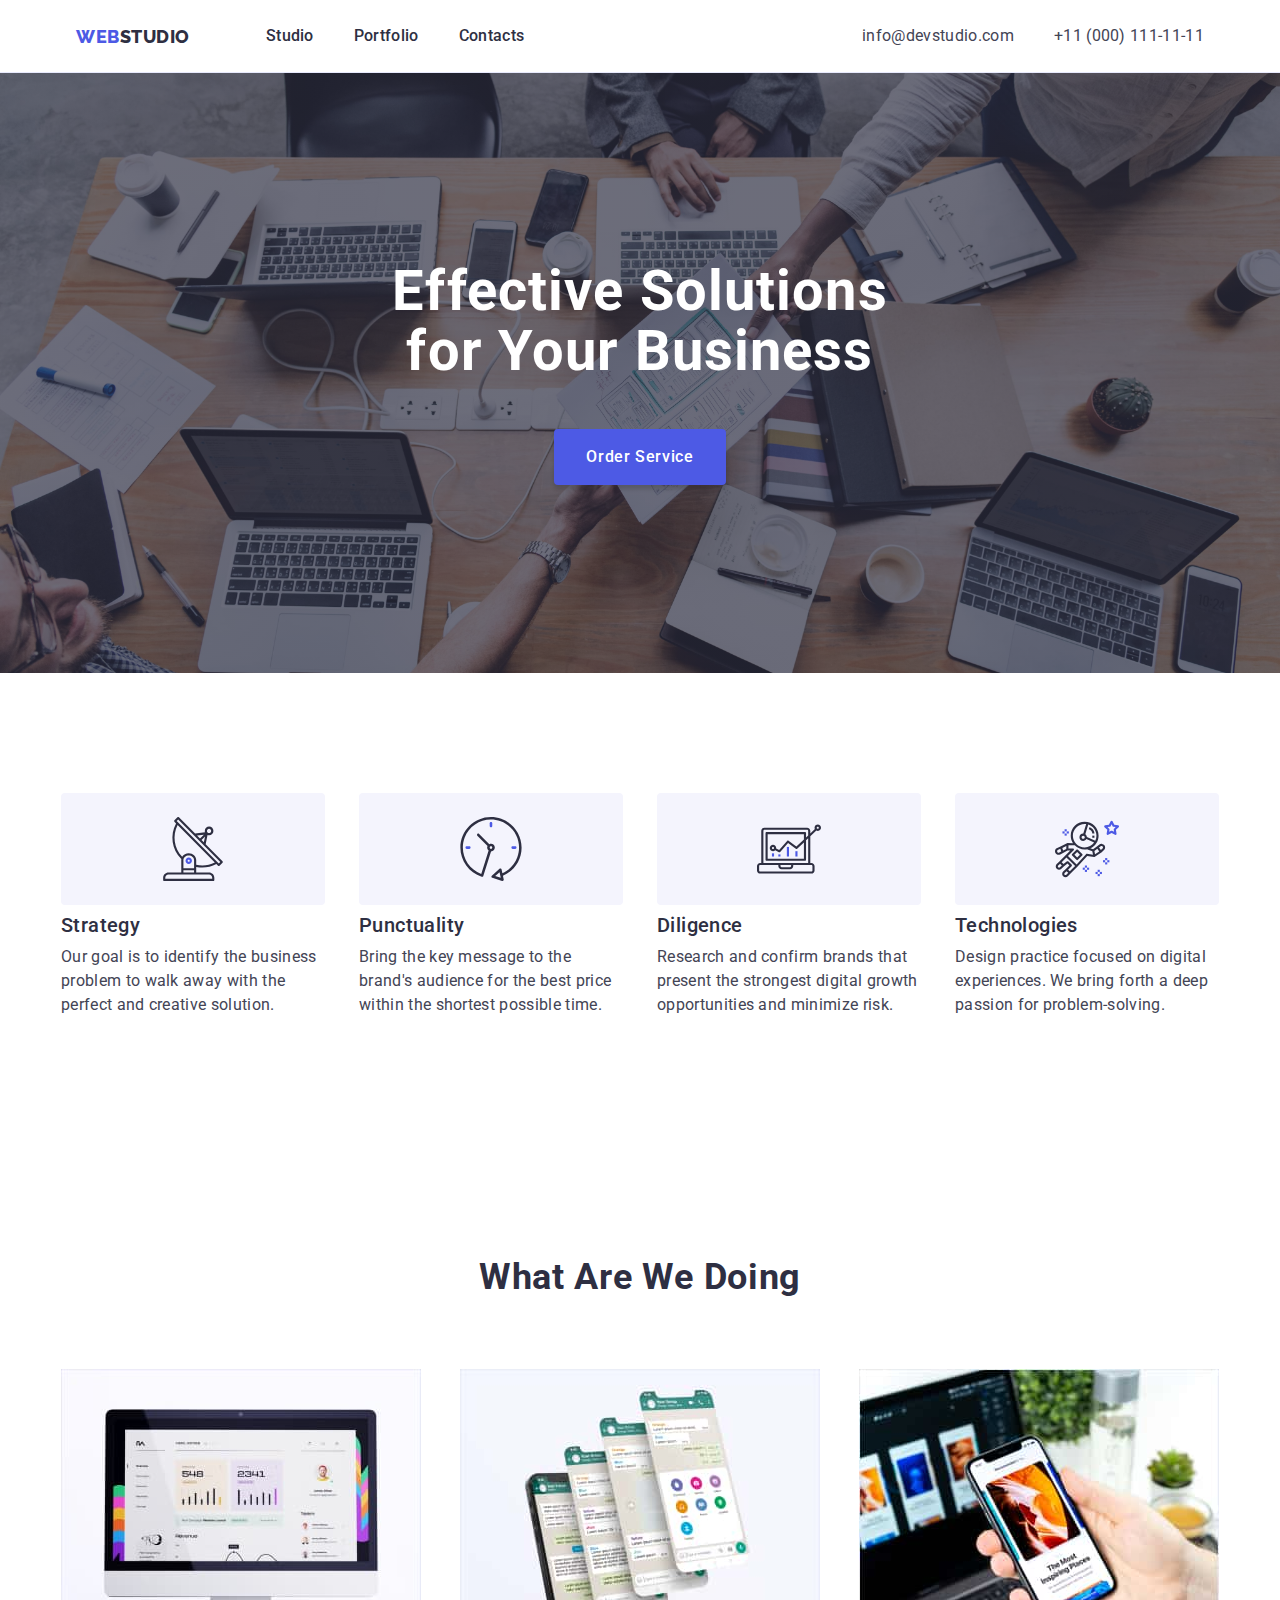
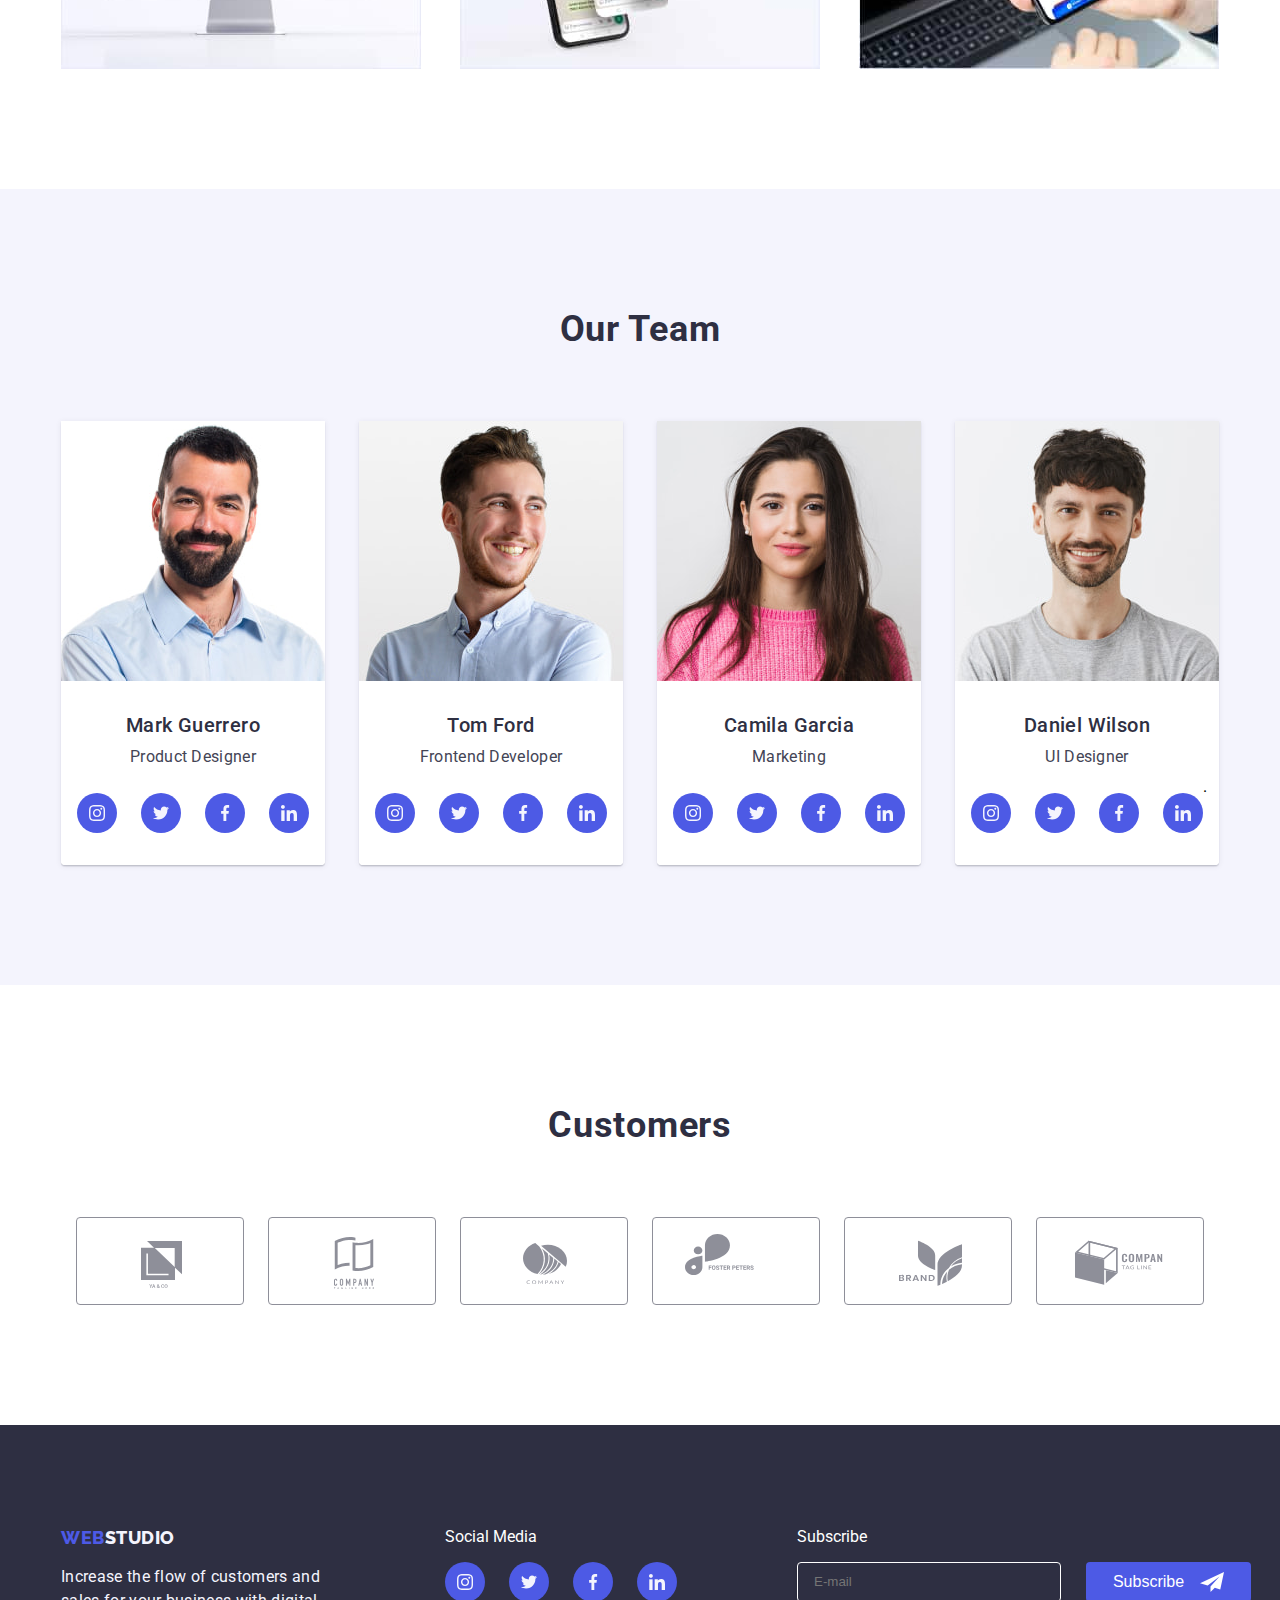
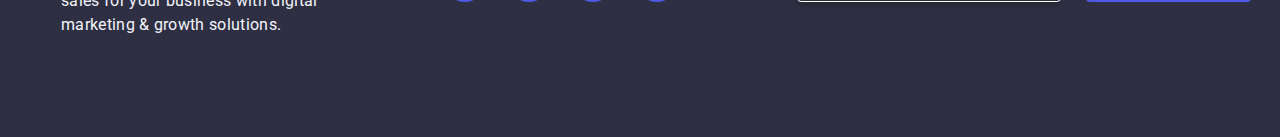
<file: index.html>
<!DOCTYPE html>
  <html lang="en">
    <head>
      <title>WebStudio</title>
      <meta name="description" content="Effective solutions for your business">
      <meta charset="utf-8">
      <link href="https://fonts.googleapis.com/css2?family=Raleway:wght@800&display=swap" rel="stylesheet">
      <link href="https://fonts.googleapis.com/css2?family=Roboto:wght@400;500;700;900&display=swap" rel="stylesheet">
      <link rel="preconnect" href="https://fonts.googleapis.com">
      <link rel="preconnect" href="https://fonts.gstatic.com" crossorigin>
      <link href="https://fonts.googleapis.com/css2?family=Roboto:wght@400;500;700;900&display=swap" rel="stylesheet">
      <link href="./css/styles.css" rel="stylesheet">
    </head>
    <body>
      <div class="studio">
      <!--Header Section-->
      <header class="header">
        <div class="container-header container">
        <nav class="header-nav">
          <a class="header-nav-logo" href="/goit-markup-hw-06/index.html">WEB<span class="span-logo">STUDIO</span></a>
          <ul class="nav-list">
            <li class="nav-list-item">
              <a class="header-nav-links" href="./index.html">Studio</a>
            </li>
            <li class="nav-list-item">
              <a class="header-nav-links" href="./portfolio.html">Portfolio</a>
            </li>
            <li class="nav-list-item">
              <a class="header-nav-links" href="contatcs">Contacts</a>
            </li>
          </ul>
        </nav>
        <address class="address">
          <ul class="address-list">
            <li class="address-list-item list-mail"><a class="address-link" href="mailto:info@devstudio.com">info@devstudio.com</a></li>
            <li class="address-list-item list-tel"><a class="address-link" href="tel:+110001111111">+11 (000) 111-11-11</a></li>
          </ul>
        </div>
        </address>
      </header>

      <!--Main Section-->
      <main>
        <section class="hero">
          <div class="container">
          <h1 class="hero-slogan">
            Effective Solutions <br>
            for Your Business
          </h1>
          <button class="hero-button" type="button" data-modal-open>Order Service</button>
          </div>
        </section>

        <section class="section features">
         <div class="container"> 
          <h2 class="features-title" hidden>Features</h2>
          <ul class="features-list">
            <li class="features-list-item">
            <div class="features-image">
              <svg class="features-svg">
                <use class="features-use" href="./images/icons/features.svg#antenna"></use>
              </svg>
            </div>
              <h3 class="features-item-heading">Strategy</h3>
              <p class="features-caption">
                Our goal is to identify the business <br>
                problem to walk away with the <br>
                perfect and creative solution.
              </p>
            </li>
            <li class="features-list-item">
              <div class="features-image">
              <svg class="features-svg">
                <use href="./images/icons/features.svg#clock"></use>
              </svg>
            </div>
              <h3 class="features-item-heading">Punctuality</h3>
              <p class="features-caption">
                Bring the key message to the <br>
                 brand's audience for the best price <br>
                within the shortest possible time.
              </p>
            </li>
            <li class="features-list-item">
              <div class="features-image">
              <svg class="features-svg">
                <use href="./images/icons/features.svg#diagram"></use>
              </svg>
            </div>
              <h3 class="features-item-heading">Diligence</h3>
              <p class="features-caption">
                Research and confirm brands that <br>
                present the strongest digital growth <br>
                opportunities and minimize risk.
              </p>
            </li>
            <li class="features-list-item">
              <div class="features-image">
              <svg class="features-svg">
                <use href="./images/icons/features.svg#astro"></use>
              </svg>
            </div>
              <h3 class="features-item-heading">Technologies</h3>
              <p class="features-caption">
                Design practice focused on digital <br>
                experiences. We bring forth a deep <br>
                passion for problem-solving.
              </p>
            </li>
          </ul>
        </div>
        </section>

        <section class="section services">
          <div class="container">
          <h2 class="services-title">What Are We Doing</h2>
          <ul class="services-list">
          <div class="services-container">
            <li class="services-list-item">
              <img src="./images/computer.jpg" alt="computer" width="360">
            </li>
            <li class="services-list-item">
              <img src="./images/phone.jpg" alt="phone" width="360">
            </li>
            <li class="services-list-item">
              <img
                src="./images/phone-with-laptop.jpg"
                alt="phone with laptop"
                width="360"
              >
            </li>
          </div>
          </ul>
          </div>
        </section>

        <section class="section team">
          <div class="container">
          <h2 class="team-title">Our Team</h2>
          <ul class="team-list">
            <div class="section-container">
            <li class="team-list-item">
              <div class="team-card-image">
              <img src="./images/mark.jpg" alt="Mark Guerrero" width="264">
              </div>
              <div class="team-card">
              <h3 class="team-name">Mark Guerrero</h3>
              <p class="team-position">Product Designer</p>
              <div class="team-icons">
              <ul class="team-icon-link">
                <li class="team-icon-item">
                  <a href="#" class="team-icons-link icon icon-instagram">
                    <svg>
                      <use href="./images/icons/icons.svg#instagram-2" />
                    </svg>
                  </a>
                </li>
                <li class="team-icon-item">
                  <a href="#" class="team-icons-link icon icon-twitter">
                    <svg>
                      <use href="./images/icons/icons.svg#twitter-1" />
                    </svg>
                  </a>
                </li>
                <li class="team-icon-item">
                  <a href="#" class="team-icons-link icon icon-facebook">
                    <svg>
                      <use href="./images/icons/icons.svg#facebook-1" />
                    </svg>
                  </a>
                </li>
                <li class="team-icon-item">
                  <a href="#" class="team-icons-link icon icon-linkedin">
                    <svg>
                      <use href="./images/icons/icons.svg#linkedin-1" />
                    </svg>
                  </a>
                </li>
              </ul>
              </div>
              </div>
            </li>
            <li class="team-list-item">
              <div class="team-card-image">
              <img src="./images/tom.jpg" alt="Tom Ford" width="264">
              </div>
              <div class="team-card">
              <h3 class="team-name">Tom Ford</h3>
              <p class="team-position">Frontend Developer</p>
              <div class="team-icons">
              <ul class="team-icon-link">
                <li class="team-icon-item">
                  <a href="#" class="team-icons-link icon icon-instagram">
                    <svg>
                      <use href="./images/icons/icons.svg#instagram-2" />
                    </svg>
                  </a>
                </li>
                <li class="team-icon-item">
                  <a href="#" class="team-icons-link icon icon-twitter">
                    <svg>
                      <use href="./images/icons/icons.svg#twitter-1" />
                    </svg>
                  </a>
                </li>
                <li class="team-icon-item">
                  <a href="#" class="team-icons-link icon icon-facebook">
                    <svg>
                      <use href="./images/icons/icons.svg#facebook-1" />
                    </svg>
                  </a>
                </li>
                <li class="team-icon-item">
                  <a href="#" class="team-icons-link icon icon-linkedin">
                    <svg>
                      <use href="./images/icons/icons.svg#linkedin-1" />
                    </svg>
                  </a>
                </li>
              </ul>
              </div>
              </div>
            </li>

            <li class="team-list-item">
              <div class="team-card-image">
              <img src="./images/camila.jpg" alt="Camila Garcia" width="264">
              </div>
              <div class="team-card">
              <h3 class="team-name">Camila Garcia</h3>
              <p class="team-position">Marketing</p>
              <div class="team-icons">
              <ul class="team-icon-link">
                <li class="team-icon-item">
                  <a href="#" class="team-icons-link icon icon-instagram">
                    <svg>
                      <use href="./images/icons/icons.svg#instagram-2" />
                    </svg>
                  </a>
                </li>
                <li class="team-icon-item">
                  <a href="#" class="team-icons-link icon icon-twitter">
                    <svg>
                      <use href="./images/icons/icons.svg#twitter-1" />
                    </svg>
                  </a>
                </li>
                <li class="team-icon-item">
                  <a href="#" class="team-icons-link icon icon-facebook">
                    <svg>
                      <use href="./images/icons/icons.svg#facebook-1" />
                    </svg>
                  </a>
                </li>
                <li class="team-icon-item">
                  <a href="#" class="team-icons-link icon icon-linkedin">
                    <svg>
                      <use href="./images/icons/icons.svg#linkedin-1" />
                    </svg>
                  </a>
                </li>
              </ul>
              </div>
              </div>
            </li>

            <li class="team-list-item">
              <div class="team-card-image">
              <img src="./images/daniel.jpg" alt="Daniel Wilson" width="264">
              </div>
              <div class="team-card">
              <h3 class="team-name">Daniel Wilson</h3>
              <p class="team-position">UI Designer</p>
              <div class="team-icons">
              <ul class="team-icon-link">
                <li class="team-icon-item">
                  <a href="#" class="team-icons-link icon icon-instagram">
                    <svg>
                      <use href="./images/icons/icons.svg#instagram-2" />
                    </svg>
                  </a>
                </li>
                <li class="team-icon-item">
                  <a href="#" class="team-icons-link icon icon-twitter">
                    <svg>
                      <use href="./images/icons/icons.svg#twitter-1" />
                    </svg>
                  </a>
                </li>
                <li class="team-icon-item">
                  <a href="#" class="team-icons-link icon icon-facebook">
                    <svg>
                      <use href="./images/icons/icons.svg#facebook-1" />
                    </svg>
                  </a>
                </li>
                <li class="team-icon-item">
                  <a href="#" class="team-icons-link icon icon-linkedin">
                    <svg>
                      <use href="./images/icons/icons.svg#linkedin-1" />
                    </svg>
                  </a>
                </li>
              </ul>.
              </div>
              </div>
            </li>
            </div>
          </ul>
          </div>
        </section>

        <section class="section customer">
          <div class="container">
          <h2>Customers</h2>
          <ul class="customers-list">
            <li class="customer-list-item">
              <a class="customer-list-item-link"><svg class="customer-svg">
               <use href="./images/icons/customers.svg#customer-1" />
              </svg></a>
            </li>
            <li class="customer-list-item">
              <a class="customer-list-item-link"><svg class="customer-svg">
               <use href="./images/icons/customers.svg#customer-2" />
              </svg></a>
            </li>
            <li class="customer-list-item">
              <a class="customer-list-item-link"><svg class="customer-svg">
               <use href="./images/icons/customers.svg#customer-3" />
              </svg></a>
            </li>
            <li class="customer-list-item">
              <a class="customer-list-item-link"><svg class="customer-svg">
               <use href="./images/icons/customers.svg#customer-4" />
              </svg></a>
            </li>
            <li class="customer-list-item">
              <a class="customer-list-item-link"><svg class="customer-svg">
               <use href="./images/icons/customers.svg#customer-5" />
              </svg></a>
            </li>
            <li class="customer-list-item">
              <a class="customer-list-item-link"><svg class="customer-svg">
               <use href="./images/icons/customers.svg#customer-6" />
              </svg></a>
            </li>
          </ul>
          
        </section>
      </main>

      <!--Footer Section-->
      <footer class="section footer">
        <div class="container footer-container">
        <div>
        <a class="header-nav-logo footer-logo" href="/goit-markup-hw-06/">WEB<span class="span-logo-footer">STUDIO</span></a>
        <p class="footer-caption">
          Increase the flow of customers and <br>
          sales for your business with digital <br>
          marketing & growth solutions.
        </p>
        </div>
        <div class="footer-title-icons">
        <p class="social-media">Social Media</p>
          <ul class="team-icon-link">
            <li class="team-icon-item team-icon-item-footer">
              <a href="#" class="team-icons-link icon icon-instagram">
                <svg>
                   <use href="./images/icons/icons.svg#instagram-2" />
                 </svg>
              </a>
            </li>
            <li class="team-icon-item team-icon-item-footer">
              <a href="#" class="team-icons-link icon icon-twitter">
                <svg>
                  <use href="./images/icons/icons.svg#twitter-1" />
                </svg>
              </a>
            </li>
            <li class="team-icon-item team-icon-item-footer">
              <a href="#" class="team-icons-link icon icon-facebook">
                <svg>
                  <use href="./images/icons/icons.svg#facebook-1" />
                </svg>
              </a>
            </li>
            <li class="team-icon-item team-icon-item-footer">
              <a href="#" class="team-icons-link icon icon-linkedin">
                <svg>
                  <use href="./images/icons/icons.svg#linkedin-1" />
                </svg>
              </a>
            </li>
          </ul>
          </div>
          <form class="subscribe">
          Subscribe
          <input class="footer-subscribe" type="text" name="email" placeholder="E-mail" required>
          <button class="subscribe-button" type="submit">Subscribe
            <svg class="submit-button-svg">
              <use href="./images/icons/modal.svg#subscribe"></use>
            </svg>
          </button>
        </form>
        
        </div>
      </footer>

      <div class="modal is-hidden" data-modal>
        <div class="modal-content">
          <h2 class="user-contact-heading">Leave your contacts and we will call you back</h2>
          <form class="user-contact">
            <label class="user-contact-field">
              <span class="user-contact-label">Name</span>
              <input class="user-contact-input" type="text" name="full_name" required>
              <svg class="user-contact-field-icon">
                <use class="user-contact-input" href="./images/icons/modal.svg#name-icon">
              </svg>
            </label>
            <label class="user-contact-field">
              <span class="user-contact-label label">Phone</span>
              <input class="user-contact-input" type="tel" name="phone" required>
              <svg class="user-contact-field-icon">
                <use href="./images/icons/modal.svg#phone">
              </svg>
            </label>
            <label class="user-contact-field">
              <span class="user-contact-label label">E-mail</span>
              <input class="user-contact-input" type="email" name="email" required>
              <svg class="user-contact-field-icon">
                <use href="./images/icons/modal.svg#mail">
              </svg>
            </label>

            <label class="user-contact-comment user-contact-field">
              <Span class="user-contact-label label">Comments</Span>
              <textarea name="comments" cols="30" rows="5" placeholder="Text input"></textarea>
            </label>

            <label class="user-contact-field-check checkbox-label">
              <input class="checkbox-input visually-hidden" type="checkbox">
              <svg class="checkbox-icon">
                  <use href="./images/icons/modal.svg#check"></use>
              </svg>
              <span class="checkbox-text">
              I accept the terms and conditions of the 
              <span class="privacy-policy">
                Privacy Policy
              </span> 
            </span>
            </label>
           <button class="user-contact-button" type="submit">Send</button>
           <button class="modal-close" data-modal-close>
            <svg class="close-svg">
               <use href="./images/icons/button.svg#close" />
            </svg>
           </button>
          </form>
        </div>
      </div>

      <script src="./js/modal.js"></script>
    </body>
  </html>
</file>
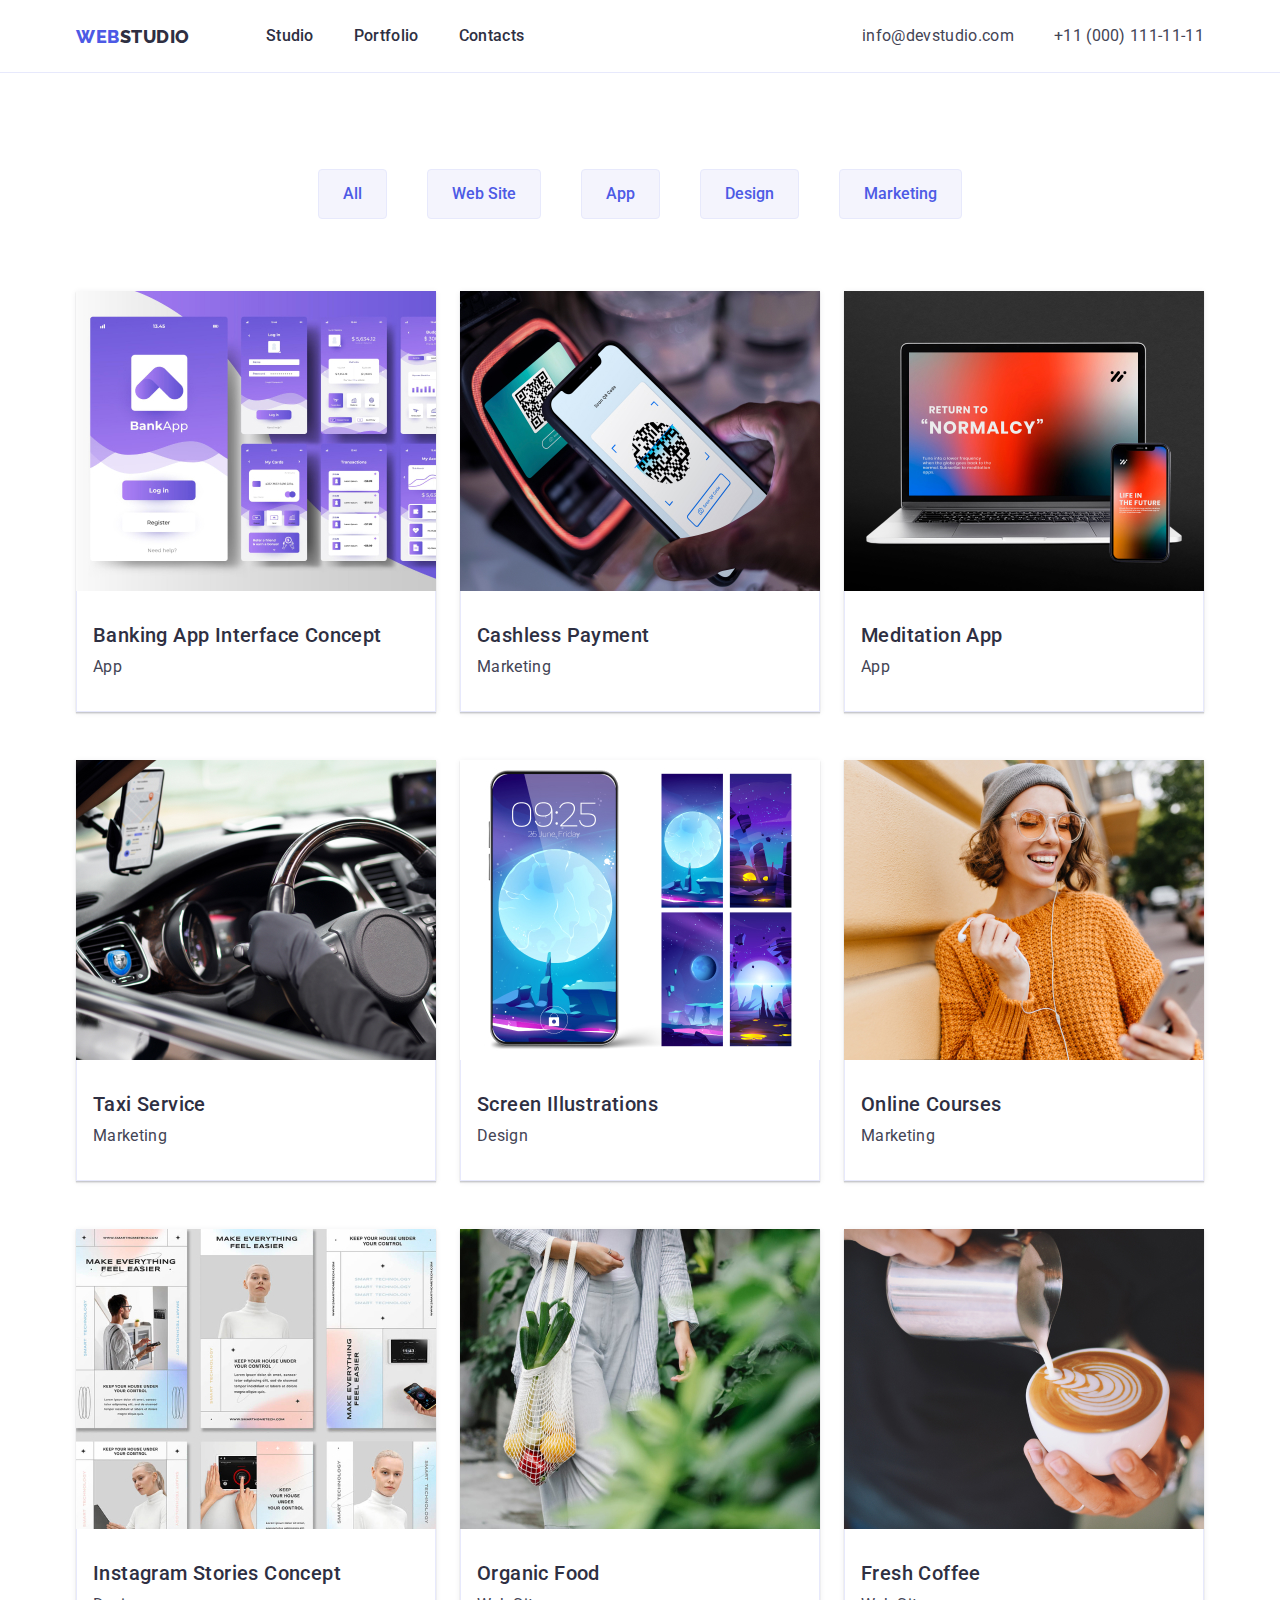
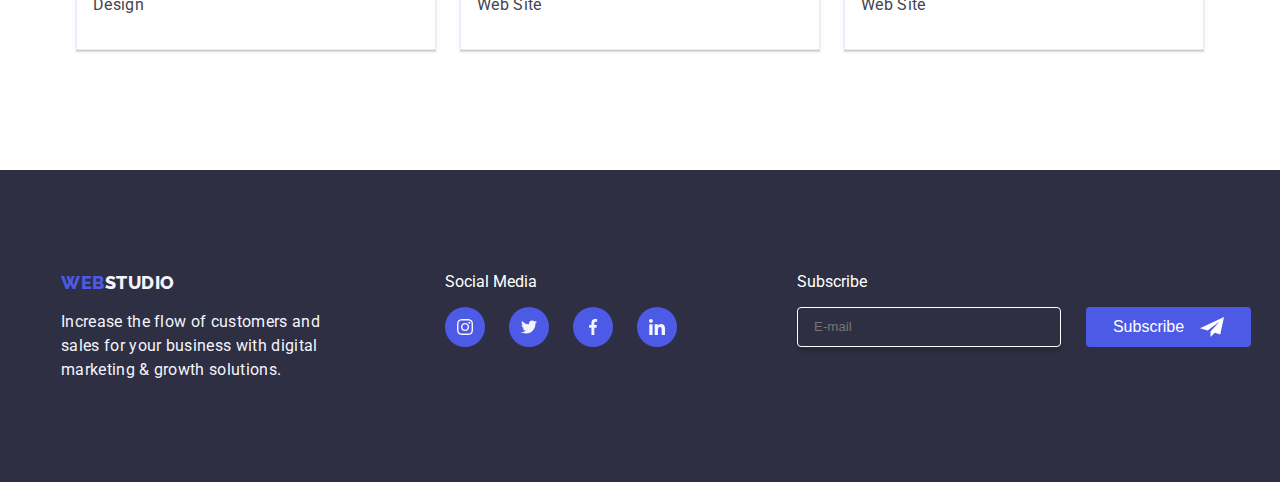
<file: portfolio.html>
<!DOCTYPE html>
<html lang="en">
    <head>
        <title>WebStudio</title>
      <meta name="description" content="Effective solutions for your business">
      <meta charset="utf-8">
      <link href="https://fonts.googleapis.com/css2?family=Raleway:wght@800&display=swap" rel="stylesheet">
      <link href="https://fonts.googleapis.com/css2?family=Roboto:wght@400;500;700;900&display=swap" rel="stylesheet">
      <link rel="preconnect" href="https://fonts.googleapis.com">
      <link rel="preconnect" href="https://fonts.gstatic.com" crossorigin>
      <link href="https://fonts.googleapis.com/css2?family=Roboto:wght@400;500;700;900&display=swap" rel="stylesheet">
      <link href="./css/styles.css" rel="stylesheet">
      
    </head>

    <body>
        <!--Header Section-->
      <header class="header">
        <div class="container-header container">
        <nav class="header-nav">
          <a class="header-nav-logo" href="/goit-markup-hw-06/index.html">WEB<span class="span-logo">STUDIO</span></a>
          <ul class="nav-list">
            <li class="nav-list-item">
              <a class="header-nav-links" href="./index.html">Studio</a>
            </li>
            <li class="nav-list-item">
              <a class="header-nav-links" href="./portfolio.html">Portfolio</a>
            </li>
            <li class="nav-list-item">
              <a class="header-nav-links" href="contatcs">Contacts</a>
            </li>
          </ul>
        </nav>
        <address class="address">
          <ul class="address-list">
            <li class="address-list-item list-mail"><a class="address-link" href="mailto:info@devstudio.com">info@devstudio.com</a></li>
            <li class="address-list-item list-tel"><a class="address-link" href="tel:+110001111111">+11 (000) 111-11-11</a></li>
          </ul>
        </div>
        </address>
      </header>

      <!--Main Section-->
      <main>
        <section class="filters">
         <div class="container-button container">
        <ul class="filters-button-list">
            <li class="button-list-item">
              <button class="filters-button" type="button">All</button>
            </li>
            <li class="button-list-item">
              <button class="filters-button" type="button">Web Site</button>
            </li>
            <li class="button-list-item">
              <button class="filters-button" type="button">App</button>
            </li>
            <li class="button-list-item">
              <button class="filters-button" type="button">Design</button>
            </li>
            <li class="button-list-item">
              <button class="filters-button" type="button">Marketing</button>
            </li>
        </ul>
        </div>
      </section>
     

      <section class="apps">
        <div class= "container apps-container">
        <ul class="apps-list">
            <li class="apps-list-item">
              <figure class="apps-figure">
                <img src="./images/banking-app.jpg" alt="Banking App Interface Concept" width="360">
                <figcaption>
                  14 Stylish and User-Friendly App Design <br>
                  Concepts · Task Manager App · Calorie <br>
                   Tracker App · Exotic Fruit Ecommerce <br>
                   App · Cloud Storage App
                </figcaption>
              </figure>
                <div class="container-apps-list">
                <div class="card-content">
                <h3 class="app-name">Banking App Interface Concept</h3>
                <p class="app-name-category">App</p>
                </div>
                </div>
            </li>
            <li class="apps-list-item">
              <figure class="apps-figure">
                <img src="./images/cashless-payment.jpg" alt="Cashless Payment" width="360">
                <figcaption>
                  14 Stylish and User-Friendly App Design <br>
                  Concepts · Task Manager App · Calorie <br>
                   Tracker App · Exotic Fruit Ecommerce <br>
                   App · Cloud Storage App
                </figcaption>
              </figure>
              <div class="container-apps-list">
                <div class="card-content">
                <h3 class="app-name">Cashless Payment</h3>
                <p class="app-name-category">Marketing</p>
                </div>
              </div>
            </li>
            <li class="apps-list-item">
              <figure class="apps-figure">
                <img src="./images/mediation-app.jpg" alt="Meditation App" width="360">
                <figcaption>
                  14 Stylish and User-Friendly App Design <br>
                  Concepts · Task Manager App · Calorie <br>
                   Tracker App · Exotic Fruit Ecommerce <br>
                   App · Cloud Storage App
                </figcaption>
              </figure>
              <div class="container-apps-list">
                <div class="card-content">
                <h3 class="app-name">Meditation App</h3>
                <p class="app-name-category">App</p>
                </div>
              </div>
            </li>
            <li class="apps-list-item">
              <figure class="apps-figure">
                <img src="./images/taxi-service.jpg" alt="Taxi Service" width="360">
                <figcaption>
                  14 Stylish and User-Friendly App Design <br>
                  Concepts · Task Manager App · Calorie <br>
                   Tracker App · Exotic Fruit Ecommerce <br>
                   App · Cloud Storage App
                </figcaption>
              </figure>
              <div class="container-apps-list">
                <div class="card-content">
                <h3 class="app-name">Taxi Service</h3>
                <p class="app-name-category">Marketing</p>
                </div>
                </div>
            </li>
            <li class="apps-list-item">
              <figure class="apps-figure">
                <img class="links" src="./images/screen-illustrations.jpg" alt="Screen Illustrations" width="360">
                <figcaption>
                  14 Stylish and User-Friendly App Design <br>
                  Concepts · Task Manager App · Calorie <br>
                   Tracker App · Exotic Fruit Ecommerce <br>
                   App · Cloud Storage App
                </figcaption>
              </figure>
              <div class="container-apps-list">
                <div class="card-content">
                <h3 class="app-name">Screen Illustrations</h3>
                <p class="app-name-category">Design</p>
                </div>
              </div>
            </li>
            <li class="apps-list-item">
              <figure class="apps-figure">
                <img src="./images/online-courses.jpg" alt="Online Courses" width="360">
                <figcaption>
                  14 Stylish and User-Friendly App Design <br>
                  Concepts · Task Manager App · Calorie <br>
                   Tracker App · Exotic Fruit Ecommerce <br>
                   App · Cloud Storage App
                </figcaption>
              </figure>
              <div class="container-apps-list">
                <div class="card-content">
                <h3 class="app-name">Online Courses</h3>
                <p class="app-name-category">Marketing</p>
                </div>
                </div>
            </li>
            <li class="apps-list-item">
              <figure class="apps-figure">
                <img src="./images/instagram-stories.jpg" alt="Instagram Stories" width="360">
                <figcaption>
                  14 Stylish and User-Friendly App Design <br>
                  Concepts · Task Manager App · Calorie <br>
                   Tracker App · Exotic Fruit Ecommerce <br>
                   App · Cloud Storage App
                </figcaption>
              </figure>
              <div class="container-apps-list">
                <div class="card-content">
                <h3 class="app-name">Instagram Stories Concept</h3>
                <p class="app-name-category">Design</p>
                </div>
              </div>
            </li>
            <li class="apps-list-item">
              <figure class="apps-figure">
                <img src="./images/organic-food.jpg" alt="Organic food" width="360">
                <figcaption>
                  14 Stylish and User-Friendly App Design <br>
                  Concepts · Task Manager App · Calorie <br>
                   Tracker App · Exotic Fruit Ecommerce <br>
                   App · Cloud Storage App
                </figcaption>
              </figure>
              <div class="container-apps-list">
                <div class="card-content">
                <h3 class="app-name">Organic Food</h3>
                <p class="app-name-category">Web Site</p>
                </div>
              </div>
            </li>
            <li class="apps-list-item">
              <figure class="apps-figure">
                <img src="./images/fresh-coffee.jpg" alt="Fresh Coffee" width="360">
                <figcaption>
                  14 Stylish and User-Friendly App Design <br>
                  Concepts · Task Manager App · Calorie <br>
                   Tracker App · Exotic Fruit Ecommerce <br>
                   App · Cloud Storage App
                </figcaption>
              </figure>
              <div class="container-apps-list">
                <div class="card-content">
                <h3 class="app-name">Fresh Coffee</h3>
                <p class="app-name-category">Web Site</p>
                </div>
              </div>
            </li>
        </ul>
        </div>
      </section>
      </main>

      <!--Footer Section-->
       <footer class="section footer">
        <div class="container footer-container">
        <div>
        <a class="header-nav-logo" href="/goit-markup-hw-06/index.html">WEB<span class="span-logo-footer">STUDIO</span></a>
        <p class="footer-caption">
          Increase the flow of customers and <br>
          sales for your business with digital <br>
          marketing & growth solutions.
        </p>
        </div>
        <div class="footer-title-icons">
        <p class="social-media">Social Media</p>
          <ul class="team-icon-link">
            <li class="team-icon-item team-icon-item-footer">
              <a href="#" class="team-icons-link icon icon-instagram">
                <svg>
                   <use href="./images/icons/icons.svg#instagram-2" />
                 </svg>
              </a>
            </li>
            <li class="team-icon-item team-icon-item-footer">
              <a href="#" class="team-icons-link icon icon-twitter">
                <svg>
                  <use href="./images/icons/icons.svg#twitter-1" />
                </svg>
              </a>
            </li>
            <li class="team-icon-item team-icon-item-footer">
              <a href="#" class="team-icons-link icon icon-facebook">
                <svg>
                  <use href="./images/icons/icons.svg#facebook-1" />
                </svg>
              </a>
            </li>
            <li class="team-icon-item team-icon-item-footer">
              <a href="#" class="team-icons-link icon icon-linkedin">
                <svg>
                  <use href="./images/icons/icons.svg#linkedin-1" />
                </svg>
              </a>
            </li>
          </ul>
          </div>
          <form class="subscribe">
            Subscribe
            <input class="footer-subscribe" type="text" name="email" placeholder="E-mail" required>
            <button class="subscribe-button" type="submit">Subscribe
              <svg class="submit-button-svg">
                <use href="./images/icons/modal.svg#subscribe"></use>
              </svg>
            </button>
          </form>
          
        </div>
      </footer>
    </body>     
</html>
</file>
<file: css/styles.css>
* {
    margin: 0;
    padding: 0;
    box-sizing: border-box; 
}

figure {
    margin: 0px;
}

:root {
    --iris: #4D5AE5;
    --ocean: #404BBF;
    --navyblue: #2E2F42;
    --green: #31D0AA;
    --slate: #434455;
    --light-slate: #8E8F99;
    --cornflower: #E7E9FC;
    --cloud: #F4F4FD;
    --navy-blue-modal: #2E2F4266;
    --grey: #2E2F42B2;
    --white: #FFFFFF;
    --dairy: #FCFCFC;
    --transition-duration: .25s;
}



body {
    font-family: 'Roboto' , 'sans-serif';
}

a {
    list-style: none;
}

.container {
    width: 1158px;
    margin: 0 auto;
}

.container-header {
    display: flex;
    flex-shrink: 0;
    justify-content: space-between;
    padding: 0px 15px;
}

.header {
     border-bottom: 1px solid var(--cornflower);
     padding: 24px 0px;
}

.services {
    padding-top: 0;
}

.header-nav {
    display: flex;
    gap: 76px;
    align-items: center;
}

.nav-list {
    display: flex;
    gap: 40px;
}
.address-list {
    display: flex;
    column-gap: 40px;
    height: 100%; 
    align-items: center;
}

.features-list {
    display: flex;
    justify-content: space-between;
}

.features-list-item {
    display: flex;
    flex-direction: column;
    gap: 8px;
}   

.section-container {
    display: flex;
    justify-content: space-between;
}

img {
    display:block;
    overflow: hidden;
    max-width: 100%;
}

.team-card-image {
    border-radius: 4px;
}

.team-list-item {
    border-radius: 0px 0px 4px 4px;
    background: var(--white, #FFF);
    box-shadow: 0px 2px 1px 0px rgba(46, 47, 66, 0.08), 0px 1px 1px 0px rgba(46, 47, 66, 0.16), 0px 1px 6px 0px rgba(46, 47, 66, 0.08);
}

.team-card {
    border-radius: 0px 0px 4px 4px;
    padding: 32px 0px;
    background-color: var(--white);
}

h2 {
    color: var(--navyblue);
    text-align: center;
    font-size: 36px;
    line-height: 40px;
    letter-spacing: 0.72px;
    margin-bottom: 72px;
}

.hero {
    flex-direction: column;
    justify-content: center;
    align-items: center;
    background: linear-gradient(rgba(46, 47, 66, 0.70), rgba(46, 47, 66, 0.70)), url('../images/people-office-1.jpg');
    background-size: cover;
    background-position: center;
    background-repeat: no-repeat;
    padding: 188px 0px;
    text-align: center;

}

.hero-container {
    display:flex;
    gap: 48px;
    flex-direction:column;
}
.hero-slogan {
    color: var(--white);
    text-align: center; 
    font-size: 56px;
    line-height: 60px; 
    letter-spacing: 1.12px;
    margin-bottom: 48px;
}

.section {
    padding: 120px 0px;
}

.footer {
    color: var(--white);
    background-color: var(--navyblue);
    flex-shrink: 0;
    height: 312px;
}

.footer-caption {
    color: var(--cloud);
    font-size: 16px;
    line-height: 24px;
    letter-spacing: 0.32px;
    margin-top:17.5px;
    width: 264px;
    margin-bottom: 0px;
}

.header-nav-logo {
    font-family: 'raleway' , 'sans serif';
    color: var(--iris);
    font-size: 18px;
    font-weight: 800;
    text-decoration: none;
    line-height: 21px;
    letter-spacing: 0.54px;
    text-transform: uppercase;  
}

.span-logo {
    font-family: 'raleway', 'sans serif';
    color: var(--navyblue);
    text-decoration: none;
    font-size: 18px;
    font-weight: 800;
    text-decoration: none;
    line-height: 21px;
    letter-spacing: 0.54px;
    text-transform: uppercase;
}

.span-logo-footer {
    color: var(--cloud);
}

.header-nav-links {
    color: var(--navyblue);
    font-family: 'Roboto' , 'sans serif';
    font-size: 16px;
    font-weight: 500;
    text-decoration: none;
    line-height: 24px;
    letter-spacing: 0.32px;
    transition: color 250ms cubic-bezier(0.4, 0, 0.2, 1);

}

.address-link {
    color: var(--slate);
    font-family: 'Roboto' , 'sans-serif';
    font-style: normal;
    font-size: 16px;
    text-decoration: none;
    line-height: 24px;
    letter-spacing: 0.32px;
}

.address-link:focus,
.address-link:hover {
    color: var(--ocean);
}

.filters-button:focus,
.filters-button:hover {
    color: var(--white);
    background-color: var(--ocean);
    border-color: var(--ocean);
}

.hero-button:focus,
.hero-button:hover {
    background-color: var(--ocean);
}


.features-item-heading {
    color: var(--navyblue);
    font-size: 20px;
    font-weight: 500;
    line-height: 24px;
    letter-spacing: 0.4px;
} 

.features-caption {
    color: var(--slate);
    font-size: 16px;
    line-height: 24px;
    letter-spacing: 0.32px;
}

.team {
    display: flex;
    background-color: var(--cloud);
    flex-shrink: 0; 
}

.team-name,
.team-position {
    text-align: center;
}

.team-name {
    color: var(--navyblue);
    font-size: 20px;
    font-weight: 500;
    line-height: 24px;
    letter-spacing: 0.4px;
    margin-bottom: 8px;
}

.team-position {
    color: var(--slate);
    font-size: 16px;
    line-height: 24px;
    letter-spacing: 0.32px;
}

.filters-button {
    color: var(--iris);
    font-family: Roboto , 'sans serif';
    font-size: 16px;
    font-weight: 500;
    line-height: 24px;
    border-radius: 4px;
    border: 1px solid;
    border-color: var(--cornflower);
    background: var(--cloud);
    cursor:pointer;
    padding: 12px 24px;
    transition: background-color 250ms cubic-bezier(0.4, 0, 0.2, 1),
    color 250ms cubic-bezier(0.4, 0, 0.2, 1),
    text 250ms cubic-bezier(0.4, 0, 0.2, 1);

}

.filters {
    padding-top: 96px;
    padding-bottom: 72px;
}

.hero-button {
    color: var(--white);
    background-color: var(--iris);
    font-family: 'Roboto' , 'sans serif';
    font-size: 16px;
    font-weight: 500;
    line-height: 24px;
    letter-spacing: 0.64px;
    border-radius: 4px;
    box-shadow: 0px 4px 4px 0px rgba(0, 0, 0, 0.15);
    cursor: pointer;
    border: unset;
    outline: none;
    padding: 16px 32px;
    transition: background-color 250ms cubic-bezier(0.4, 0, 0.2, 1);
}

.button-list-item:active,
.hero-button:active,
.header-nav-links:active {
    color: var(--ocean);
}

 ul {
    list-style-type: none;
}

.services-container {
    display: flex;
    column-gap: 24px;
    justify-content:space-between;
}

.filters-button-list {
    display: flex;
    justify-content: center;
    gap: 40px;
}

.apps-list {
    display: flex;
    flex-wrap: wrap;
    column-gap: 24px;
    row-gap: 48px;
    justify-content: center;
}

.apps {
    padding-bottom: 120px;
}

.app-name {
    color: var(--navyblue);
    font-size: 20px;
    font-weight: 500;
    line-height: 24px;
    letter-spacing: 0.4px;
    margin-bottom: 8px;
}

.app-name-category {
    color: var(--slate);
    font-size: 16px;
    line-height: 24px;
    letter-spacing: 0.32px;
}

.card-content {
    padding: 32px 16px;
    border: 1px solid var(--cornflower);
    border-top: unset;
}

.card-content:hover,
.card-content:focus {
    cursor: pointer;
    box-shadow: 0px 2px 1px 0px rgba(46, 47, 66, 0.08), 0px 1px 1px 0px rgba(46, 47, 66, 0.16), 0px 1px 6px 0px rgba(46, 47, 66, 0.08);
}
.footer {
    padding: 101.5px 0px;
}

.social-media {
    display: block;
}


.features-image {
    background-color: var(--cloud);
    width: 264px;
    height: 112px;
    display: flex;
    align-items: center;
    justify-content: center;
    border-radius: 4px;
}

.team-icon-item {
    display: flex;
    align-items: center;
    justify-content: center;
    width: 40px;
    height: 40px;
    background-color: var(--iris);
    border-radius: 22px; 
    transition: background-color 250ms cubic-bezier(0.4, 0, 0.2, 1);
}

.team-icon-link {
    display: flex;
    column-gap: 24px;
    height: 40px;
    align-items: center;
    margin-top: 16px;
}

.team-icon-link svg {
    width: 16px;
    height: 16px;
    margin: 12px;
    fill: var(--cloud);
}

.features-svg {
    width: 64px;
    height: 64px;
    align-items: center;
}

.customer-svg {
    width: 94px;
    height: 56px;
    /*border: 1px solid var(--lightslate);
    border-radius: 4px;
    margin-left: 24px;*/
}

.features-use {
    margin: 24px 100px;
}

.team-icons-link {
    width: 40px;
    height: 40px;
}

.team-icons {
    display: flex;
    width: 232px;
    margin-left: 16px;
    margin-top: 8px;
}

.customers-list {
    display: flex;
    align-items: center;
    justify-content: center;
    gap: 24px;
}

.customer-list-item {
    width: 168px;
    height: 88px;
    padding: 16px 32px;
    border: 1px solid var(--light-slate);
    border-radius: 4px;
    transition: border 250ms cubic-bezier(0.4, 0, 0.2, 1);
}

.customer-list-item:hover {
    border-color: var(--ocean);
}

.customer-list-item:hover .customer-list-item-link {
    color: var(--ocean);

}

.customer-list-item-link {
    color: var(--light-slate);
    transition: color 250ms cubic-bezier(0.4, 0, 0.2, 1);
}

.customer-svg {
    width: 94px;
    height: 56px;
    fill: currentColor;
    transition: fill 250ms cubic-bezier(0.4, 0, 0.2, 1);
}

.footer-container {
    display: flex;
    gap: 120px;
}

.team-icon-item:hover {
    background-color: var(--ocean);
}

.team-icon-item-footer:hover {
    background-color: var(--green);
}

.nav-list-item {
    position: relative;
    transition: color 250ms cubic-bezier(0.4, 0, 0.2, 1);
}

.nav-list-item:hover .header-nav-links::after {
    width: 100%;
    color: var(--ocean);
    transition: width 250ms cubic-bezier(0.4, 0, 0.2, 1);
}

.nav-list-item:hover .header-nav-links,
.nav-list-item:focus .header-nav-links {
    color: var(--ocean);
}

.header-nav-links::after {
    content: '';
    height: 4px;
    width: 0;
    background-color: var(--ocean);
    border-radius: 2px;
    position: absolute;
    left: 0;
    bottom: -25px;
}

.apps-figure {
    width: 100%;
    height: 300px;
    position: relative;
    overflow: hidden;
}

.apps-figure img {
    display: block;
    width: 100%;
    height: 100%;
    object-fit: cover;
    object-position: center;
}

.apps-figure figcaption {
    position: absolute;
    top: 0px;
    left: 0px;
    width: 100%;
    height: 100%;
    background-color: var(--iris);
    padding: 0px 24px;
    color: var(--white);
    text-align: left;
    align-items: center;
    display: flex;
    transition: transform 250ms cubic-bezier(0.4, 0, 0.2, 1);
    transform: translateY(100%);
}
 .apps-list-item:hover {
    box-shadow: 0px 2px 1px 0px rgba(46, 47, 66, 0.08), 0px 1px 1px 0px rgba(46, 47, 66, 0.16), 0px 1px 6px 0px rgba(46, 47, 66, 0.08);
 }
 .apps-list-item:hover figcaption {
    transform: translateY(0);
 }

 .apps-list-item {
    box-shadow: 0px 2px 1px 0px rgba(46, 47, 66, 0.08), 0px 1px 1px 0px rgba(46, 47, 66, 0.16), 0px 1px 6px 0px rgba(46, 47, 66, 0.08);
    transition: box-shadow 250ms cubic-bezier(0.4, 0, 0.2, 1);
 }

 .figcaption {
    color: var(--cloud);
    font-family: Roboto;
    font-size: 16px;
    font-style: normal;
    font-weight: 400;
    line-height: 24px; /* 150% */
    letter-spacing: 0.32px;
 }

 .modal {
    background: var(--navy-blue-modal);
    border: 4px;
    position: fixed;
    display: flex;
    align-items: center;
    width: 100%;
    height: 100%;
    top: 0px;
    left: 0px;
    bottom: 0px;
    right: 0px;
    opacity: 1;
    transition-property: visibility, opacity;
    transition-duration: var(--transition-duration) cubic-bezier(0.4, 0, 0.2, 1);
    
 }

 .modal-content {
    position: relative;
    width: 408px;
    border-radius: 4px;
    margin: auto;
    background-color: var(--dairy);
    box-shadow: 
    0px 2px 1px 0px rgba(0, 0, 0, 0.20), 
    0px 1px 3px 0px rgba(0, 0, 0, 0.12),
    0px 1px 1px 0px rgba(0, 0, 0, 0.14);
    transform: none;
    transition: transform var(--transition-duration) cubic-bezier(0.4, 0, 0.2, 1);
    padding: 72px 24px 24px 24px;
 }


 .modal-close {
    display: flex;
    align-items: center;
    justify-content: center;
    border: 0px;
    height: 24px;
    width: 24px;
    border: 1px solid rgba(0, 0, 0, 0.10);
    border-radius: 40px;
    background-color: var(--cornflower);
    margin-top: 24px;
    margin-right: 24px;
    position: absolute;
    left: 90%;
    top: 0%;
    cursor: pointer;
    transition: background-color var(--transition-duration) 250ms color var(--transition-duration) 250ms;
 }

 .modal-close svg {
    width: 8px;
    height: 8px;
    fill: var(--navyblue);
    transition: fill var(--transition-duration) 250ms cubic-bezier(0.4, 0, 0.2, 1);
    
 }

 .modal-close:hover {
    cursor: pointer;
    background-color: var(--ocean);
    border-color: var(--ocean);
 }

 .modal-close:hover .close-svg use {
    fill: white; 
}

 .modal.is-hidden {
    visibility: hidden;
    opacity: 0;
    pointer-events: none;
 }

 .modal.is-hidden .modal-content {
    transform: scale(0.5);
 }



 /* .user-contact {
    padding-top: 16px;
    font-family: Roboto;
 } */


 .user-contact-field {
    display: block;
    position: relative;
    margin-top: 5px;
    font-size: 12px;
 }

 /* .user-contact-field:first-child {
    margin-top: 16px;
 } */


 .user-contact .user-contact-input,
 .user-contact textarea {
    width: 100%;
    margin-top: 8px;
    padding: 8px 16px;
    border-radius: 4px;
    border: 1px solid var(--navy-blue-modal);
 }

 .user-contact .user-contact-input {
    padding-left: 38px;
    height: 40px;
 }

 .user-contact textarea {
    resize: none;
 }

 label.user-contact-checkbox {
    display: flex;
    margin-top: 16px;
    margin-bottom: 24px;
 }

 .user-contact-checkbox input {
    width: 16px;
    height: 16px;
    margin-right: 8px;
 }

 .user-contact-heading {
    font-family: Roboto;
    font-size: 16px;
    font-style: normal;
    font-weight: 500;
    line-height: 24px;
    letter-spacing: 0.32px;
    margin-bottom: 16px;
 }  
 
 .user-contact-label {
    font-size: 12px;
    letter-spacing: 0.48px;
    color: var(--light-slate);
 }
 

 .user-contact-button {
    width: 169px;
    height: 56px;
    border-radius: 4px;
    background: var(--IRIS, #4D5AE5);
    box-shadow: 0px 4px 4px 0px rgba(0, 0, 0, 0.15);
    padding: 16px 32px;
    color: var(--white);
    border: var(--iris);
    font-size: 16px;
    font-weight: 500;
    line-height: 24px;
    letter-spacing: 0.64px;
    display: table;
    margin-left: auto;
    margin-right: auto;
    cursor: pointer;
    margin-bottom: 24px;
    margin-top: 24px;
 }

 .user-contact-button:hover {
    background-color: var(--ocean);
    cursor: pointer;
 }
 .user-contact-field-icon {
    width: 18px;
    height: 18px;
    position: absolute;
    left: 12px;
    top: 32px;
    fill: var(--navyblue);
 }



/* .user-contact-input:focus,
textarea:focus{
    border-color: var(--iris);
    outline: 0;
} */

.user-contact-input:hover,
textarea:hover, .user-contact-input:focus,
textarea:focus  {
    border-color: var(--iris);
    outline: 0;
}

.user-contact-input:hover + .user-contact-field-icon use, .user-contact-input:focus + .user-contact-field-icon use {
    fill: var(--iris);
}

 .user-contact-span {
    color: var(--IRIS, #4D5AE5);
        font-family: Roboto;
        font-size: 12px;
        font-style: normal;
        font-weight: 400;
        line-height: 16px;
        letter-spacing: 0.48px;
        text-decoration-line: underline;
 }

 .subscribe-button {
    width: 165px;
    font-size: 16px;
    justify-content: center;
    align-items: center;
    color: var(--white);
    border-radius: 4px;
    background: var(--iris);
    border: 0px;
    display: flex;
    padding: 8px 24px;
    justify-content: center;
    align-items: center;
    gap: 16px;
    cursor: pointer;
    margin-top: -40px;
    margin-left: 289px;
 }


 .subscribe-button:hover {
    background-color: var(--ocean);
 }


 .submit-button-svg {
    width: 24px;
    height: 24px;
 }

 .footer-subscribe {
    display: flex;
    width: 264px;
    height: 40px;
    margin-top: 16px;
    border-radius: 4px;
    border: 1px solid var(--white);
    box-shadow: 0px 4px 4px 0px rgba(0, 0, 0, 0.15);
    background: var(--NAVY-BLUE);
    padding-top: 8px;
    padding-bottom: 8px;
    padding-left: 16px;
    outline: 0;
 }


 
 .privacy-policy {
    color: var(--iris);
    text-decoration: underline;
 }


 .checkbox-text {
    color: var(--light-slate);
    font-family: 'Roboto';
    font-size: 12px;
    font-style: normal;
    line-height: 14px;
    letter-spacing: 0.48px;
 }

 .checkbox-label {
    display: flex;
    color: var(--white);
    cursor: pointer;
    height: 16px;
    position: relative;
    margin-top: 16px;
 }


 .checkbox-icon {
    width: 16px;
    height: 15px;
    border: 1px solid var(--light-slate);
    border-radius: 2px;
    margin-right: 7px;
    top: 40px;
    padding: 2px;
    fill: currentColor;
    background-color: var(--white);
 }

 .subscribe input[type="text"] {
    color: var(--white);
  }
  .visually-hidden {
    position: absolute;
    top: 0;
    left: 0;
    width: 16px;
    height: 15px;
    margin: -1px;
    border: 0;
    padding: 0;
    opacity: 0;
    overflow: hidden;
    cursor: pointer;
  }

  .checkbox-input:checked + .checkbox-icon {
    background-color: var(--ocean);
    border-color: var(--ocean);
  }
</file>
